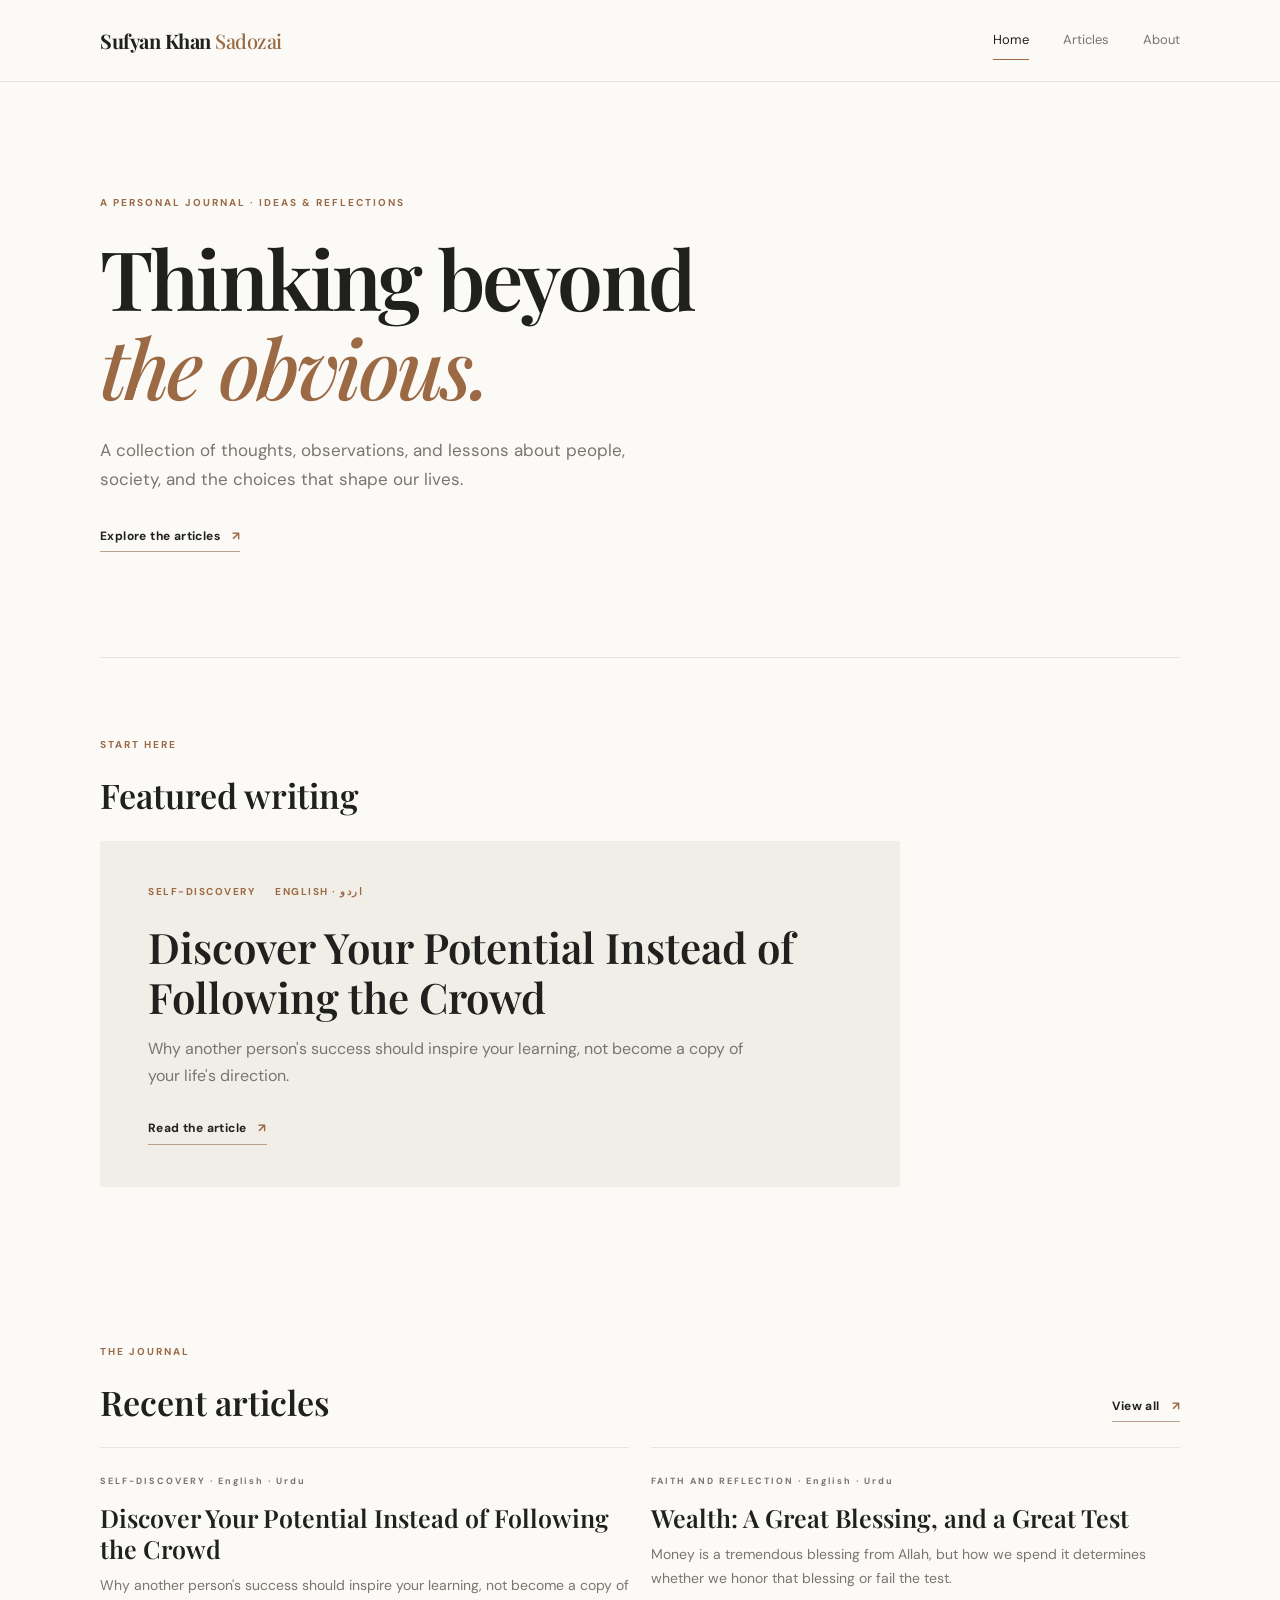
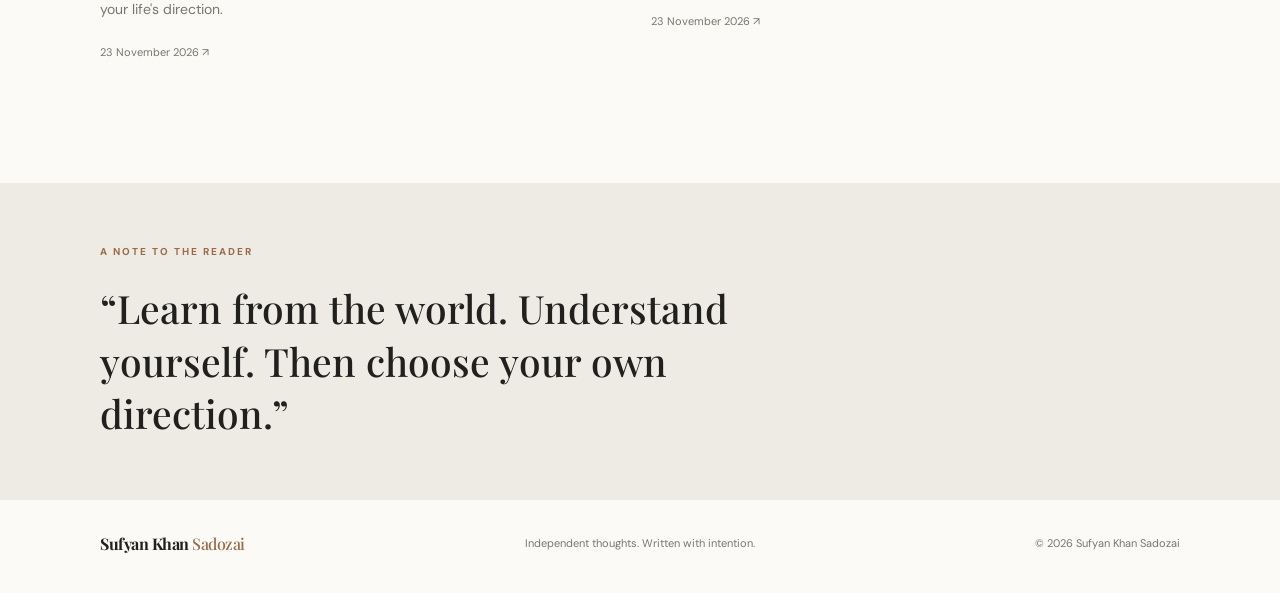
<file: index.html>
<!doctype html>
<html lang="en">
<head>
  <meta charset="utf-8">
  <meta name="viewport" content="width=device-width, initial-scale=1">
  <meta name="description" content="Personal essays and reflections by Sufyan Khan Sadozai on society, life, and self-discovery.">
  <title>Sufyan Khan Sadozai — Essays & Reflections</title>
  <link rel="preconnect" href="https://fonts.googleapis.com">
  <link rel="preconnect" href="https://fonts.gstatic.com" crossorigin>
  <link href="https://fonts.googleapis.com/css2?family=DM+Sans:wght@400;500;600;700&family=Playfair+Display:wght@500;600;700&family=Noto+Nastaliq+Urdu:wght@400;500;600&display=swap" rel="stylesheet">
  <link rel="stylesheet" href="assets/css/style.css">
  <script defer src="assets/js/site.js"></script>
</head>
<body>
  <header class="site-header">
    <a class="wordmark" href="index.html">Sufyan Khan <span>Sadozai</span></a>
    <nav aria-label="Main navigation">
      <a class="active" href="index.html">Home</a>
      <a href="articles.html">Articles</a>
      <a href="about.html">About</a>
    </nav>
    <button class="menu-toggle" aria-label="Toggle navigation" aria-expanded="false">☰</button>
  </header>

  <main>
    <section class="hero wrap">
      <p class="eyebrow">A PERSONAL JOURNAL · IDEAS & REFLECTIONS</p>
      <h1>Thinking beyond<br><em>the obvious.</em></h1>
      <p class="hero-copy">A collection of thoughts, observations, and lessons about people, society, and the choices that shape our lives.</p>
      <a class="text-link" href="articles.html">Explore the articles <span>↗</span></a>
    </section>

    <section class="featured wrap">
      <div class="section-heading">
        <p class="eyebrow">START HERE</p>
        <h2>Featured writing</h2>
      </div>
      <a class="feature-card" href="article.html?id=discover-your-potential">
        <div class="feature-meta"><span>SELF-DISCOVERY</span><span>ENGLISH · اردو</span></div>
        <h3>Discover Your Potential Instead of Following the Crowd</h3>
        <p>Why another person's success should inspire your learning, not become a copy of your life's direction.</p>
        <span class="text-link">Read the article <span>↗</span></span>
      </a>
    </section>

    <section class="latest wrap">
      <div class="section-heading split">
        <div><p class="eyebrow">THE JOURNAL</p><h2>Recent articles</h2></div>
        <a class="text-link" href="articles.html">View all <span>↗</span></a>
      </div>
      <div id="latest-articles" class="article-grid" aria-live="polite"></div>
    </section>

    <section class="closing-note">
      <div class="wrap">
        <p class="eyebrow">A NOTE TO THE READER</p>
        <p class="closing-quote">“Learn from the world. Understand yourself. Then choose your own direction.”</p>
      </div>
    </section>
  </main>

  <footer class="site-footer wrap">
    <a class="wordmark" href="index.html">Sufyan Khan <span>Sadozai</span></a>
    <p>Independent thoughts. Written with intention.</p>
    <span>© <span data-year></span> Sufyan Khan Sadozai</span>
  </footer>
</body>
</html>
</file>
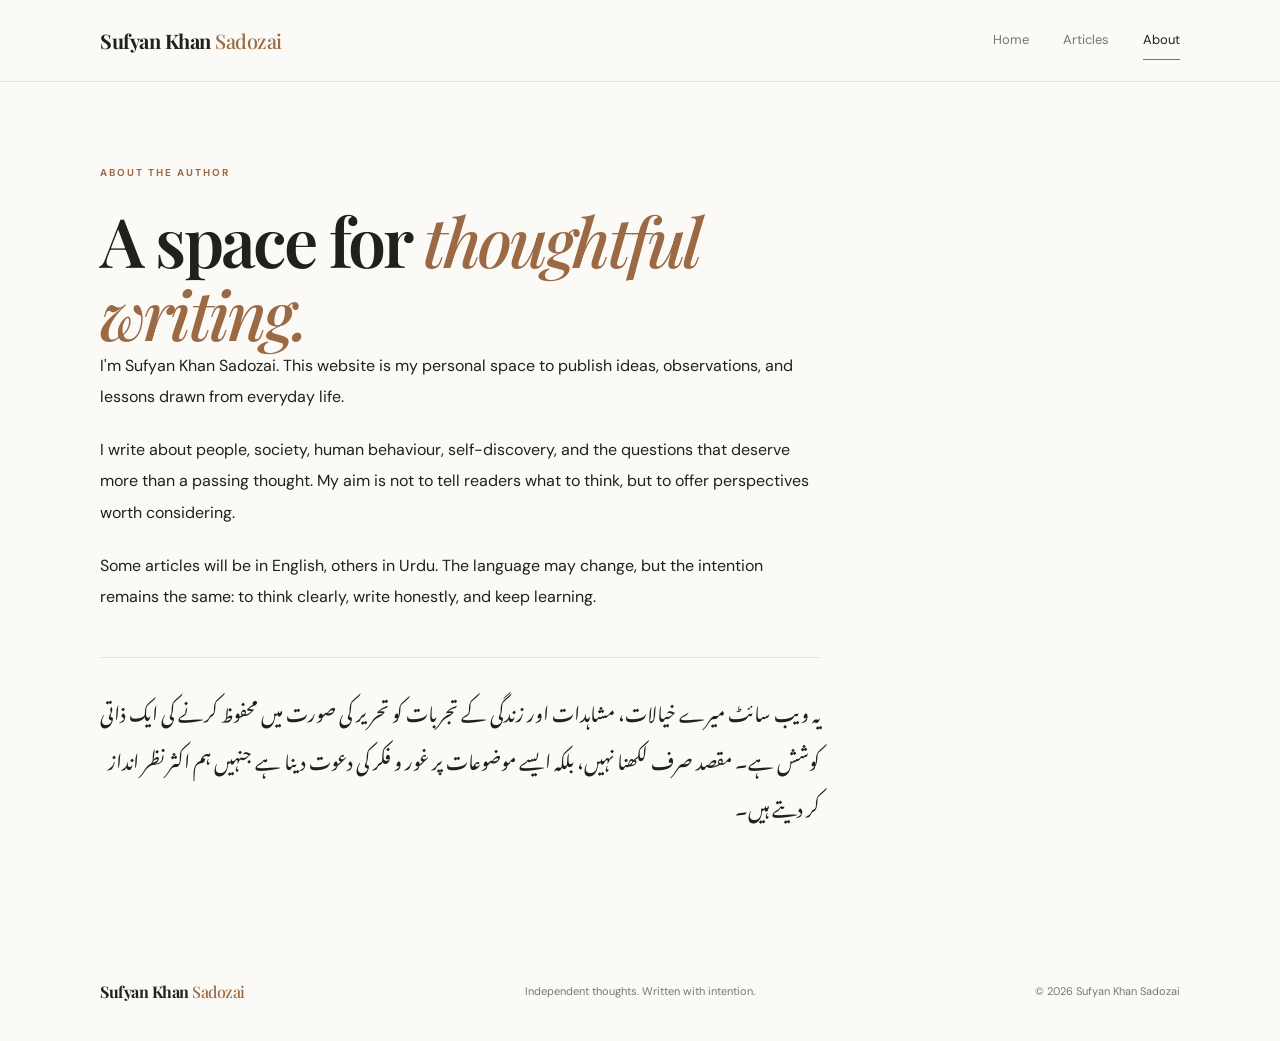
<file: about.html>
<!doctype html>
<html lang="en">
<head>
  <meta charset="utf-8"><meta name="viewport" content="width=device-width, initial-scale=1">
  <meta name="description" content="About Sufyan Khan Sadozai and this personal writing journal.">
  <title>About — Sufyan Khan Sadozai</title>
  <link rel="preconnect" href="https://fonts.googleapis.com"><link rel="preconnect" href="https://fonts.gstatic.com" crossorigin>
  <link href="https://fonts.googleapis.com/css2?family=DM+Sans:wght@400;500;600;700&family=Playfair+Display:wght@500;600;700&family=Noto+Nastaliq+Urdu:wght@400;500;600&display=swap" rel="stylesheet">
  <link rel="stylesheet" href="assets/css/style.css"><script defer src="assets/js/site.js"></script>
</head>
<body>
<header class="site-header"><a class="wordmark" href="index.html">Sufyan Khan <span>Sadozai</span></a><nav aria-label="Main navigation"><a href="index.html">Home</a><a href="articles.html">Articles</a><a class="active" href="about.html">About</a></nav><button class="menu-toggle" aria-label="Toggle navigation" aria-expanded="false">☰</button></header>
<main class="wrap page-main about-main">
  <p class="eyebrow">ABOUT THE AUTHOR</p><h1 class="page-title">A space for <em>thoughtful writing.</em></h1>
  <div class="prose">
    <p>I'm Sufyan Khan Sadozai. This website is my personal space to publish ideas, observations, and lessons drawn from everyday life.</p>
    <p>I write about people, society, human behaviour, self-discovery, and the questions that deserve more than a passing thought. My aim is not to tell readers what to think, but to offer perspectives worth considering.</p>
    <p>Some articles will be in English, others in Urdu. The language may change, but the intention remains the same: to think clearly, write honestly, and keep learning.</p>
  </div>
  <p class="urdu about-urdu" lang="ur" dir="rtl">یہ ویب سائٹ میرے خیالات، مشاہدات اور زندگی کے تجربات کو تحریر کی صورت میں محفوظ کرنے کی ایک ذاتی کوشش ہے۔ مقصد صرف لکھنا نہیں، بلکہ ایسے موضوعات پر غور و فکر کی دعوت دینا ہے جنہیں ہم اکثر نظر انداز کر دیتے ہیں۔</p>
</main>
<footer class="site-footer wrap"><a class="wordmark" href="index.html">Sufyan Khan <span>Sadozai</span></a><p>Independent thoughts. Written with intention.</p><span>© <span data-year></span> Sufyan Khan Sadozai</span></footer>
</body></html>
</file>
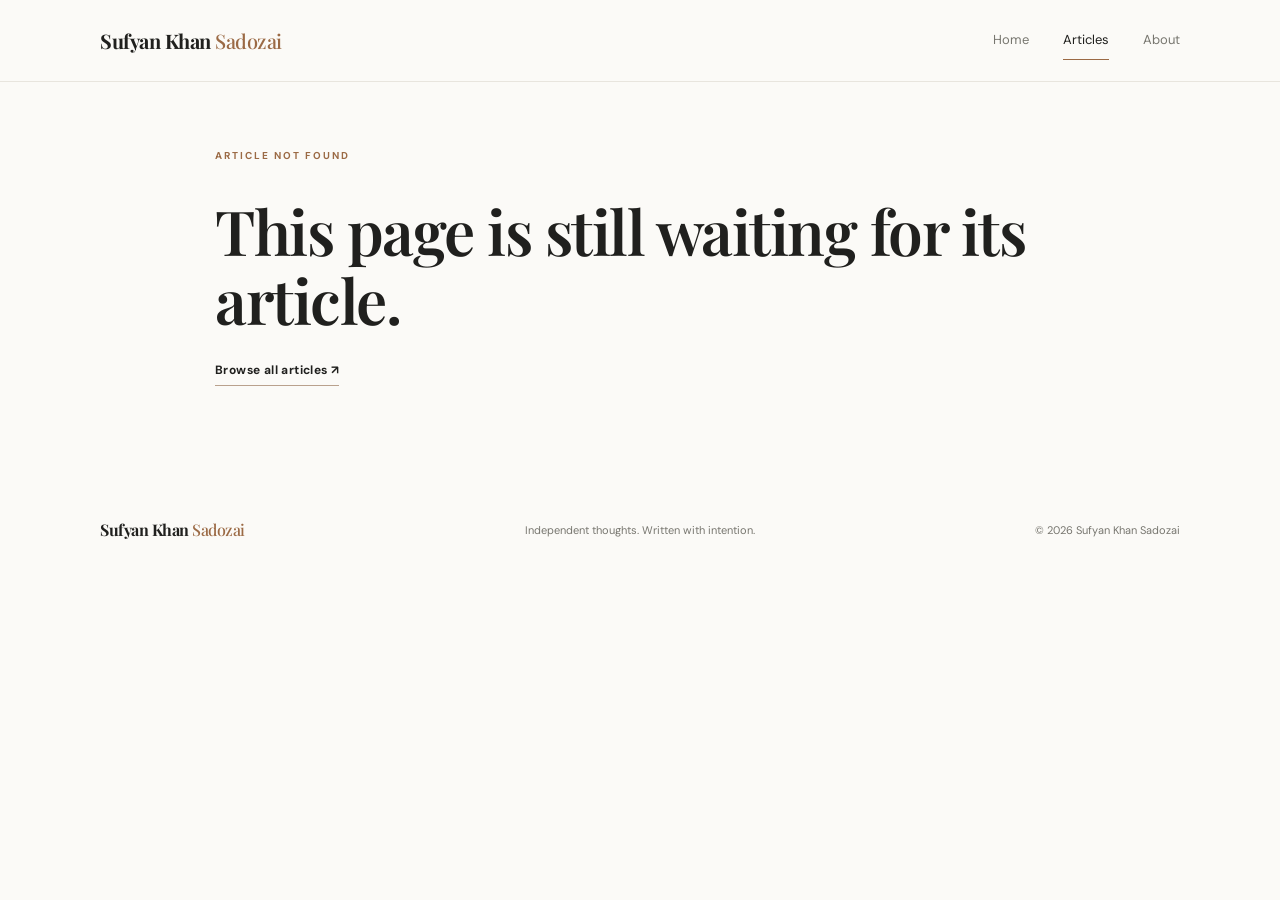
<file: article.html>
<!doctype html>
<html lang="en">
<head>
  <meta charset="utf-8"><meta name="viewport" content="width=device-width, initial-scale=1">
  <meta name="description" content="An essay by Sufyan Khan Sadozai.">
  <title>Article — Sufyan Khan Sadozai</title>
  <link rel="preconnect" href="https://fonts.googleapis.com"><link rel="preconnect" href="https://fonts.gstatic.com" crossorigin>
  <link href="https://fonts.googleapis.com/css2?family=DM+Sans:wght@400;500;600;700&family=Playfair+Display:wght@500;600;700&family=Noto+Nastaliq+Urdu:wght@400;500;600&display=swap" rel="stylesheet">
  <link rel="stylesheet" href="assets/css/style.css"><script defer src="assets/js/site.js"></script>
</head>
<body>
<header class="site-header"><a class="wordmark" href="index.html">Sufyan Khan <span>Sadozai</span></a><nav aria-label="Main navigation"><a href="index.html">Home</a><a class="active" href="articles.html">Articles</a><a href="about.html">About</a></nav><button class="menu-toggle" aria-label="Toggle navigation" aria-expanded="false">☰</button></header>
<main class="wrap article-main" id="article-content"><p class="eyebrow"><a href="articles.html">← ALL ARTICLES</a></p><p>Loading article…</p></main>
<footer class="site-footer wrap"><a class="wordmark" href="index.html">Sufyan Khan <span>Sadozai</span></a><p>Independent thoughts. Written with intention.</p><span>© <span data-year></span> Sufyan Khan Sadozai</span></footer>
</body></html>
</file>
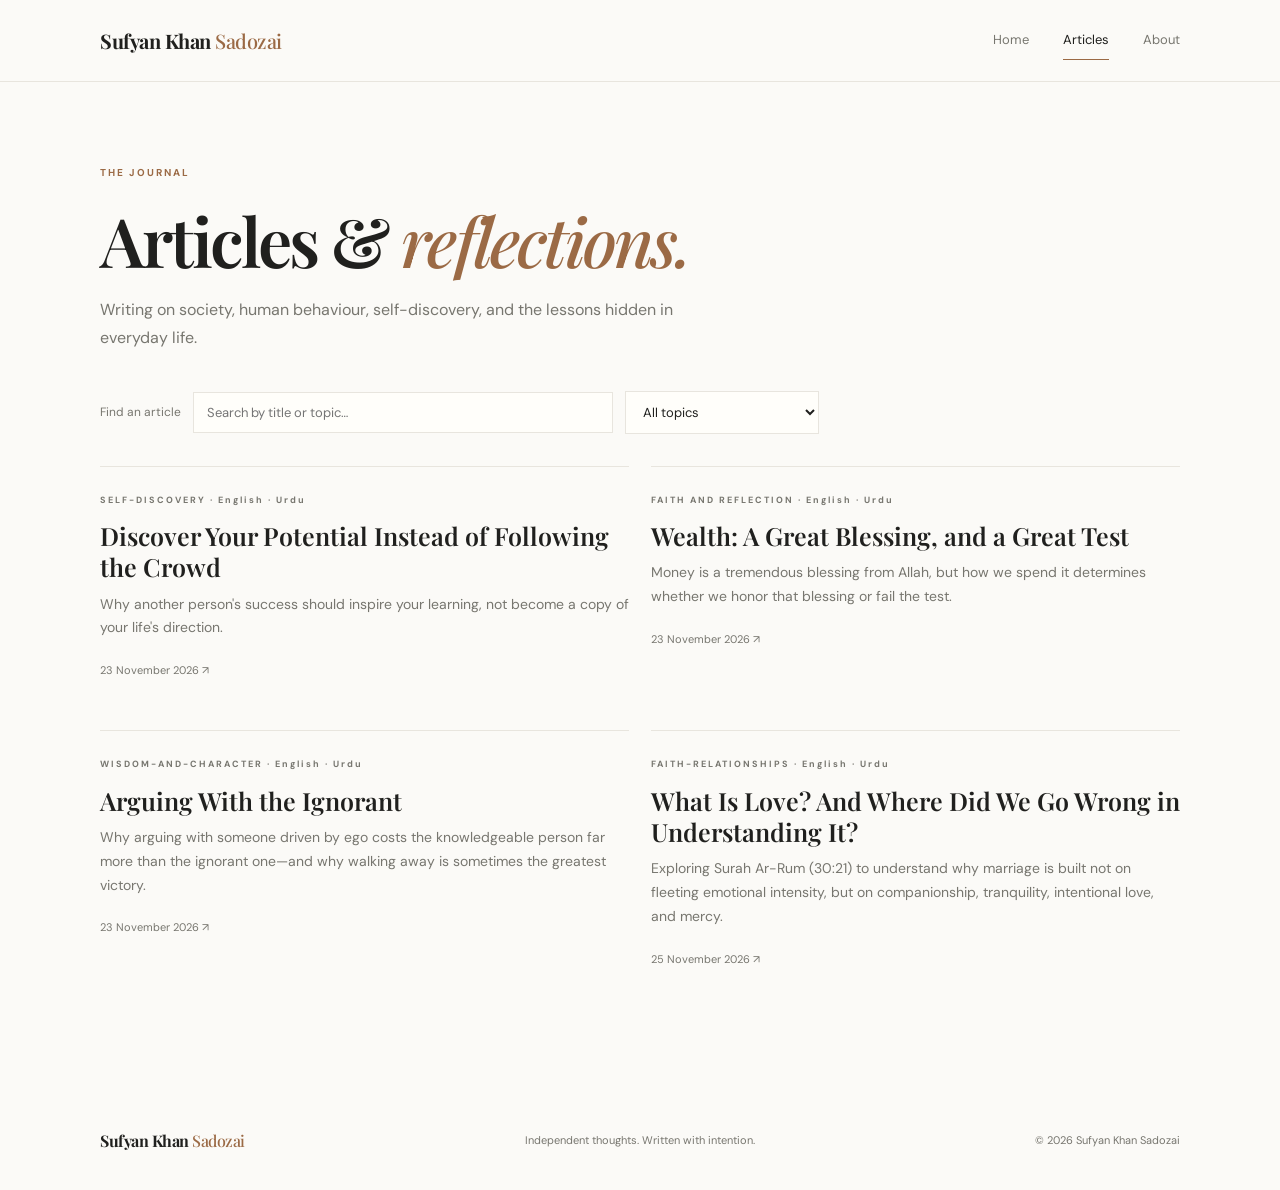
<file: articles.html>
<!doctype html>
<html lang="en">
<head>
  <meta charset="utf-8"><meta name="viewport" content="width=device-width, initial-scale=1">
  <meta name="description" content="Browse essays and reflections by Sufyan Khan Sadozai.">
  <title>Articles — Sufyan Khan Sadozai</title>
  <link rel="preconnect" href="https://fonts.googleapis.com"><link rel="preconnect" href="https://fonts.gstatic.com" crossorigin>
  <link href="https://fonts.googleapis.com/css2?family=DM+Sans:wght@400;500;600;700&family=Playfair+Display:wght@500;600;700&family=Noto+Nastaliq+Urdu:wght@400;500;600&display=swap" rel="stylesheet">
  <link rel="stylesheet" href="assets/css/style.css"><script defer src="assets/js/site.js"></script>
</head>
<body>
<header class="site-header"><a class="wordmark" href="index.html">Sufyan Khan <span>Sadozai</span></a><nav aria-label="Main navigation"><a href="index.html">Home</a><a class="active" href="articles.html">Articles</a><a href="about.html">About</a></nav><button class="menu-toggle" aria-label="Toggle navigation" aria-expanded="false">☰</button></header>
<main class="wrap page-main">
  <p class="eyebrow">THE JOURNAL</p><h1 class="page-title">Articles & <em>reflections.</em></h1>
  <p class="page-intro">Writing on society, human behaviour, self-discovery, and the lessons hidden in everyday life.</p>
  <div class="filter-row"><label for="search">Find an article</label><input id="search" type="search" placeholder="Search by title or topic…"><label class="sr-only" for="category">Filter category</label><select id="category"><option value="all">All topics</option><option value="Self-discovery">Self-discovery</option><option value="Society">Society</option><option value="Life lessons">Life lessons</option><option value="Faith-Relationships">Faith-Relationships</option><option value="Wisdom-and-Character">Wisdom-and-Character</option></select></div>
  <div id="all-articles" class="article-grid article-grid-wide" aria-live="polite"></div>
</main>
<footer class="site-footer wrap"><a class="wordmark" href="index.html">Sufyan Khan <span>Sadozai</span></a><p>Independent thoughts. Written with intention.</p><span>© <span data-year></span> Sufyan Khan Sadozai</span></footer>
</body></html>
</file>
<file: assets/css/style.css>
/* Sufyan Khan Sadozai — editorial journal */
:root{--ink:#20201e;--muted:#77766f;--paper:#fbfaf7;--line:#e8e5de;--accent:#9b6a45;--serif:"Playfair Display",Georgia,serif;--sans:"DM Sans",Arial,sans-serif}
*{box-sizing:border-box}html{scroll-behavior:smooth}body{margin:0;background:var(--paper);color:var(--ink);font-family:var(--sans);line-height:1.7}a{color:inherit;text-decoration:none}.wrap{width:min(1080px,calc(100% - 48px));margin-inline:auto}
.site-header{height:82px;padding:0 max(24px,calc((100vw - 1080px)/2));display:flex;align-items:center;justify-content:space-between;border-bottom:1px solid var(--line);position:relative;background:rgba(251,250,247,.96)}
.wordmark{font-family:var(--serif);font-size:20px;font-weight:700;letter-spacing:-.5px;line-height:1.2}.wordmark span{font-weight:500;color:var(--accent)}
nav{display:flex;gap:34px;font-size:13px;color:var(--muted)}nav a{padding:8px 0}nav a:hover,nav a.active{color:var(--ink)}nav a.active{border-bottom:1px solid var(--accent)}
.menu-toggle{display:none;background:none;border:0;font-size:23px;color:var(--ink)}
.hero{padding:112px 0 105px;border-bottom:1px solid var(--line)}.eyebrow{font-size:10px;letter-spacing:2px;font-weight:700;color:var(--accent);margin:0 0 22px}.hero h1,.page-title{font:600 clamp(48px,7vw,82px)/1.08 var(--serif);letter-spacing:-2.8px;margin:0;max-width:800px}.hero h1 em,.page-title em{font-weight:500;color:var(--accent)}.hero-copy{font-size:17px;color:var(--muted);max-width:530px;margin:26px 0 27px}.text-link{font-size:12px;font-weight:700;letter-spacing:.4px;border-bottom:1px solid #b9a18d;padding-bottom:5px;display:inline-flex;gap:12px}.text-link span{color:var(--accent)}
.featured,.latest{padding:78px 0}.section-heading{margin-bottom:25px}.section-heading h2{font:600 34px/1.2 var(--serif);margin:0}.feature-card{display:block;background:#f1eee7;padding:42px 48px;max-width:800px;transition:transform .2s}.feature-card:hover{transform:translateY(-3px)}.feature-meta{display:flex;gap:20px;font-size:10px;letter-spacing:1.5px;color:var(--accent);font-weight:700}.feature-card h3{font:600 clamp(27px,4vw,42px)/1.2 var(--serif);max-width:650px;margin:22px 0 12px}.feature-card p{max-width:600px;color:var(--muted);margin:0 0 24px}.split{display:flex;justify-content:space-between;align-items:end}.article-grid{display:grid;grid-template-columns:repeat(2,minmax(0,1fr));gap:22px}.article-card{padding:26px 0;border-top:1px solid var(--line)}.article-card .eyebrow{font-size:9px;margin-bottom:12px}.article-card h3{font:600 25px/1.25 var(--serif);margin:0 0 10px}.article-card p{color:var(--muted);font-size:14px;margin:0 0 15px}.article-date{font-size:11px;color:var(--muted)}
.closing-note{background:#eeebe4;padding:60px 0;margin-top:15px}.closing-quote{font:500 clamp(25px,4vw,39px)/1.35 var(--serif);max-width:760px;margin:0}
.site-footer{padding:34px 0 40px;display:flex;align-items:center;justify-content:space-between;gap:18px;color:var(--muted);font-size:11px}.site-footer .wordmark{color:var(--ink);font-size:16px}.site-footer p{margin:0}
.page-main{padding-top:82px;padding-bottom:100px;min-height:68vh}.page-title{font-size:clamp(43px,6vw,68px)}.page-intro{font-size:16px;color:var(--muted);max-width:600px;margin:20px 0 40px}.filter-row{display:flex;gap:12px;align-items:center;margin-bottom:32px;flex-wrap:wrap}.filter-row label{font-size:12px;color:var(--muted)}input,select{font:13px var(--sans);border:1px solid var(--line);background:#fffefa;padding:11px 13px;color:var(--ink);border-radius:0}input[type=search]{min-width:220px;flex:1;max-width:420px}.article-grid-wide{grid-template-columns:repeat(2,minmax(0,1fr))}
.article-main{padding-top:65px;padding-bottom:100px;max-width:850px}.article-main>.eyebrow{margin-bottom:32px}.article-main h1{font:600 clamp(38px,6vw,62px)/1.12 var(--serif);letter-spacing:-1.5px;margin:0 0 20px}.article-deck{font-size:18px;color:var(--muted);max-width:700px}.article-byline{font-size:11px;color:var(--muted);margin:25px 0 35px;padding-bottom:24px;border-bottom:1px solid var(--line)}.language-switch{display:flex;gap:8px;margin:25px 0 35px}.language-switch button{border:1px solid var(--line);background:transparent;padding:8px 14px;font:600 11px var(--sans);cursor:pointer}.language-switch button.selected{background:var(--ink);color:white;border-color:var(--ink)}.prose{max-width:720px;font-size:16px;line-height:1.95}.prose h2{font:600 30px/1.25 var(--serif);margin:42px 0 15px}.prose p{margin:0 0 22px}.prose blockquote{font:500 25px/1.5 var(--serif);border-left:2px solid var(--accent);padding-left:22px;margin:34px 0;color:#5d5147}.urdu{font-family:"Noto Nastaliq Urdu",serif;line-height:2.5;font-size:19px}.urdu p{margin-bottom:24px}.article-urdu{direction:rtl;text-align:right}.article-urdu h2{font-family:"Noto Nastaliq Urdu",serif;font-size:25px;line-height:2}.about-urdu{max-width:720px;margin-top:45px;padding-top:28px;border-top:1px solid var(--line)}
.empty-state{grid-column:1/-1;color:var(--muted);padding:25px 0}.sr-only{position:absolute;width:1px;height:1px;padding:0;margin:-1px;overflow:hidden;clip:rect(0,0,0,0);white-space:nowrap;border:0}
@media(max-width:700px){.wrap{width:min(100% - 36px,1080px)}.site-header{height:70px;padding:0 18px}.menu-toggle{display:block}nav{display:none;position:absolute;z-index:5;top:69px;left:0;right:0;background:var(--paper);padding:18px 22px;border-bottom:1px solid var(--line);flex-direction:column;gap:12px}nav.open{display:flex}.hero{padding:78px 0 72px}.hero h1{letter-spacing:-1.8px}.featured,.latest{padding:58px 0}.feature-card{padding:28px 24px}.article-grid,.article-grid-wide{grid-template-columns:1fr}.split{align-items:start;gap:15px}.site-footer{align-items:flex-start;flex-direction:column}.page-main{padding-top:60px}.filter-row{align-items:stretch}.filter-row input[type=search]{min-width:100%;max-width:none}.filter-row select{flex:1}.article-main{padding-top:45px}.prose{font-size:15px}}
</file>
